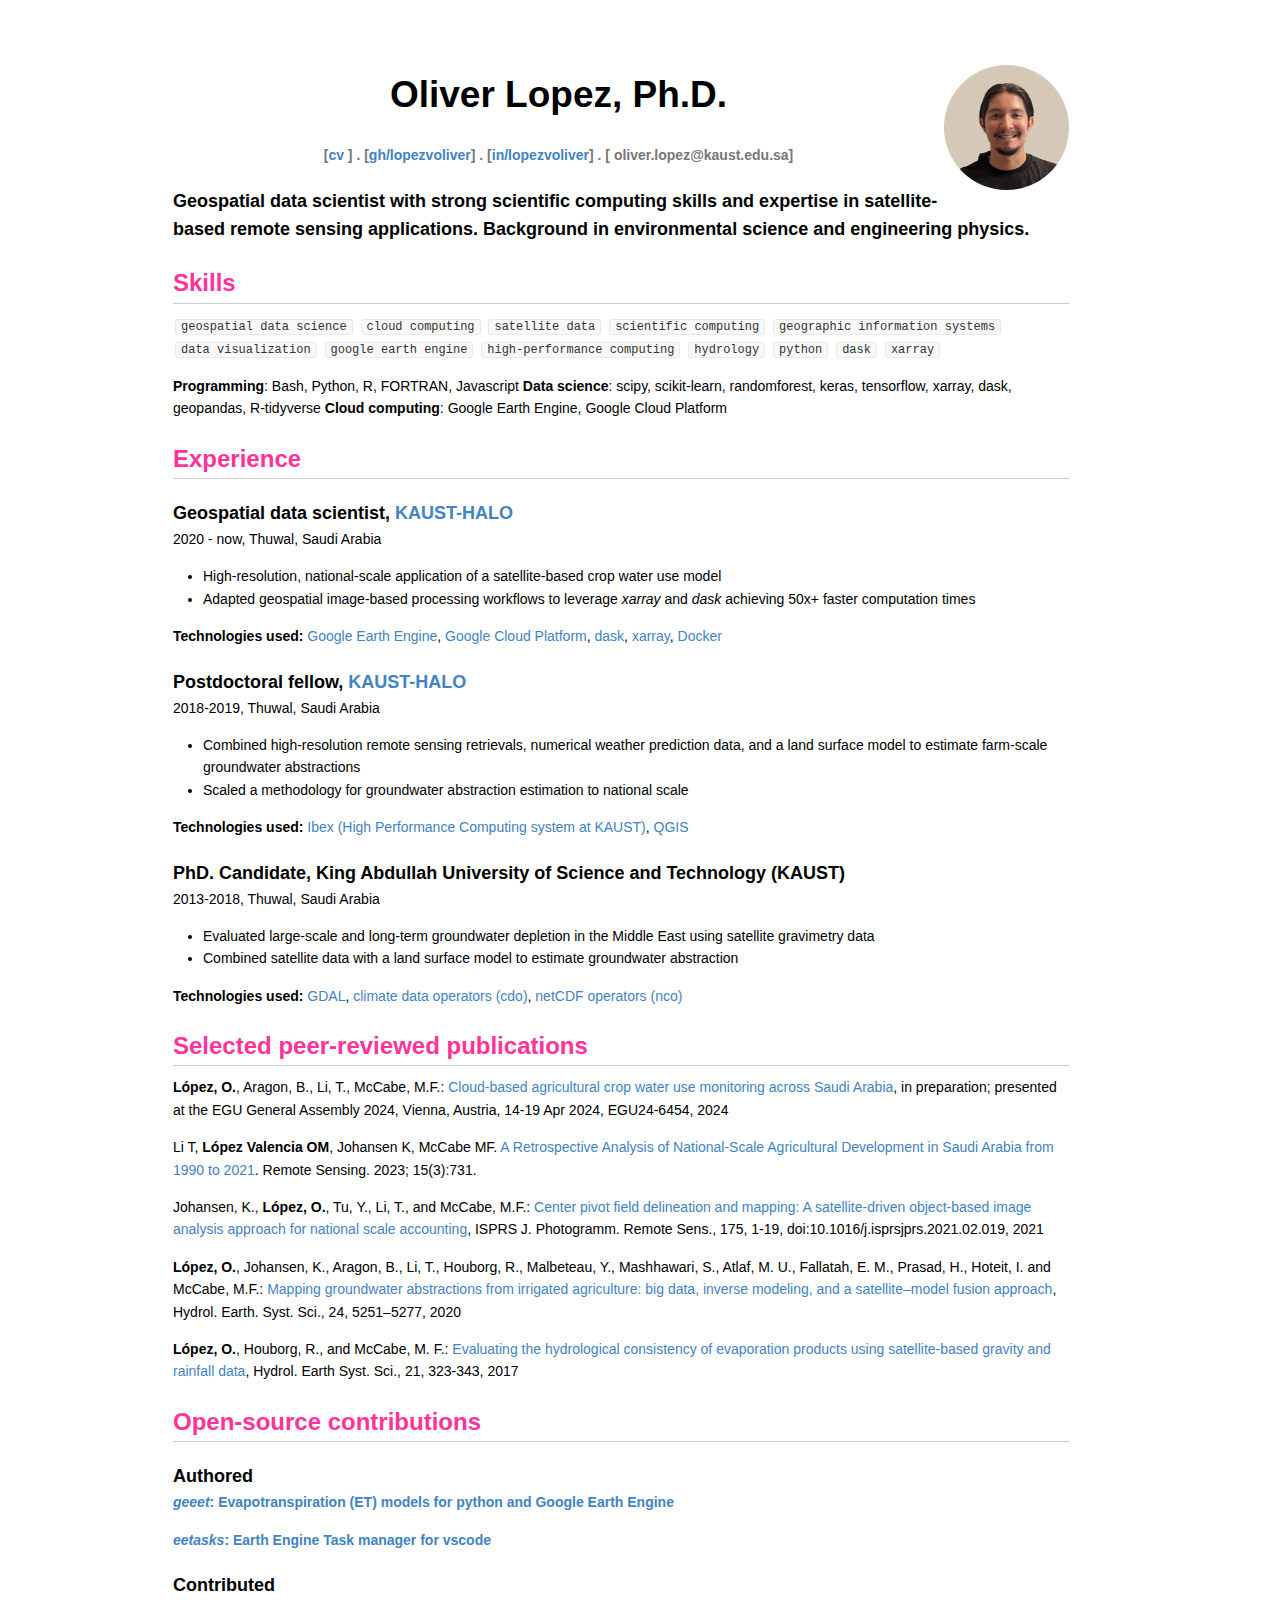
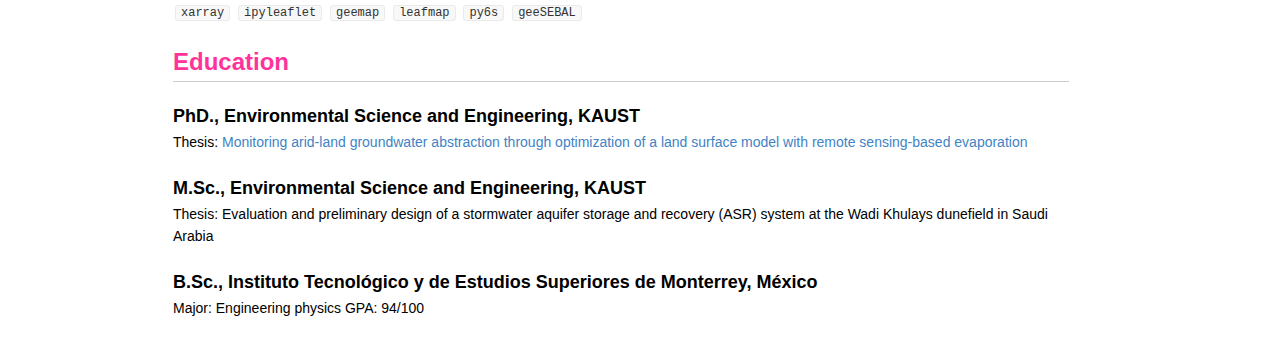
<file: index.html>
<!DOCTYPE html>
<html xmlns="http://www.w3.org/1999/xhtml" lang="" xml:lang="">
<head>
  <meta charset="utf-8" />
  <meta name="generator" content="pandoc" />
  <meta name="viewport" content="width=device-width, initial-scale=1.0, user-scalable=yes" />
  <meta name="author" content="Oliver Lopez" />
  <meta name="keywords" content="geospatial, data science, remote
sensing, satellite data" />
  <meta name="description" content="Oliver Lopez CV | Geospatial data
scientist" />
  <title> Oliver Lopez, Ph.D.</title>
  <style>
    code{white-space: pre-wrap;}
    span.smallcaps{font-variant: small-caps;}
    div.columns{display: flex; gap: min(4vw, 1.5em);}
    div.column{flex: auto; overflow-x: auto;}
    div.hanging-indent{margin-left: 1.5em; text-indent: -1.5em;}
    ul.task-list{list-style: none;}
    ul.task-list li input[type="checkbox"] {
      width: 0.8em;
      margin: 0 0.8em 0.2em -1.6em;
      vertical-align: middle;
    }
    .display.math{display: block; text-align: center; margin: 0.5rem auto;}
  </style>
  <link rel="stylesheet" href="resume-stylesheet.css" />
  <!--[if lt IE 9]>
    <script src="//cdnjs.cloudflare.com/ajax/libs/html5shiv/3.7.3/html5shiv-printshiv.min.js"></script>
  <![endif]-->
</head>
<body>
<header id="title-block-header">
<h1 class="title"><img class="img-circle" src="oliver.jpg" width="125" height="125">
Oliver Lopez, Ph.D.</h1>
<p class="author">Oliver Lopez</p>
</header>
<h6
id="cv-.-ghlopezvoliver-.-inlopezvoliver-.-oliver.lopezkaust.edu.sa">[<a
href="https://lopezvoliver.github.io/lopezvoliver-cv.pdf">cv
</a>] . [<a href="https://github.com/lopezvoliver">gh/lopezvoliver</a>]
. [<a
href="https://www.linkedin.com/in/lopezvoliver/">in/lopezvoliver</a>] .
[ oliver.lopez@kaust.edu.sa]</h6>
<h3
id="geospatial-data-scientist-with-strong-scientific-computing-skills-and-expertise-in-satellite-based-remote-sensing-applications.-background-in-environmental-science-and-engineering-physics.">Geospatial
data scientist with strong scientific computing skills and expertise in
satellite-based remote sensing applications. Background in environmental
science and engineering physics.</h3>
<h2 id="skills">Skills</h2>
<p><code>geospatial data science</code> <code>cloud computing</code>
<code>satellite data</code> <code>scientific computing</code>
<code>geographic information systems</code>
<code>data visualization</code> <code>google earth engine</code>
<code>high-performance computing</code> <code>hydrology</code>
<code>python</code> <code>dask</code> <code>xarray</code></p>
<p><strong>Programming</strong>: Bash, Python, R, FORTRAN, Javascript
<strong>Data science</strong>: scipy, scikit-learn, randomforest, keras,
tensorflow, xarray, dask, geopandas, R-tidyverse <strong>Cloud
computing</strong>: Google Earth Engine, Google Cloud Platform</p>
<h2 id="experience">Experience</h2>
<h3 id="geospatial-data-scientist-kaust-halo">Geospatial data scientist,
<a href="https://github.com/kaust-halo">KAUST-HALO</a></h3>
<p>2020 - now, Thuwal, Saudi Arabia</p>
<ul>
<li>High-resolution, national-scale application of a satellite-based
crop water use model</li>
<li>Adapted geospatial image-based processing workflows to leverage
<em>xarray</em> and <em>dask</em> achieving 50x+ faster computation
times</li>
</ul>
<p><strong>Technologies used:</strong> <a
href="https://earthengine.google.com/">Google Earth Engine</a>, <a
href="https://cloud.google.com">Google Cloud Platform</a>, <a
href="https://www.dask.org/">dask</a>, <a
href="https://xarray.dev/">xarray</a>, <a
href="https://www.docker.com/">Docker</a></p>
<h3 id="postdoctoral-fellow-kaust-halo">Postdoctoral fellow, <a
href="https://github.com/kaust-halo">KAUST-HALO</a></h3>
<p>2018-2019, Thuwal, Saudi Arabia</p>
<ul>
<li>Combined high-resolution remote sensing retrievals, numerical
weather prediction data, and a land surface model to estimate farm-scale
groundwater abstractions</li>
<li>Scaled a methodology for groundwater abstraction estimation to
national scale</li>
</ul>
<p><strong>Technologies used:</strong> <a
href="https://docs.hpc.kaust.edu.sa/systems/ibex/index.html">Ibex (High
Performance Computing system at KAUST)</a>, <a
href="https://www.qgis.org/en/site/">QGIS</a></p>
<h3
id="phd.-candidate-king-abdullah-university-of-science-and-technology-kaust">PhD.
Candidate, King Abdullah University of Science and Technology
(KAUST)</h3>
<p>2013-2018, Thuwal, Saudi Arabia</p>
<ul>
<li>Evaluated large-scale and long-term groundwater depletion in the
Middle East using satellite gravimetry data</li>
<li>Combined satellite data with a land surface model to estimate
groundwater abstraction</li>
</ul>
<p><strong>Technologies used:</strong> <a
href="https://gdal.org/index.html">GDAL</a>, <a
href="https://code.mpimet.mpg.de/projects/cdo">climate data operators
(cdo)</a>, <a href="https://nco.sourceforge.net/">netCDF operators
(nco)</a></p>
<h2 id="selected-peer-reviewed-publications">Selected peer-reviewed
publications</h2>
<p><strong>López, O.</strong>, Aragon, B., Li, T., McCabe, M.F.: <a
href="https://doi.org/10.5194/egusphere-egu24-6454">Cloud-based
agricultural crop water use monitoring across Saudi Arabia</a>, in
preparation; presented at the EGU General Assembly 2024, Vienna,
Austria, 14-19 Apr 2024, EGU24-6454, 2024</p>
<p>Li T, <strong>López Valencia OM</strong>, Johansen K, McCabe MF. <a
href="https://doi.org/10.3390/rs15030731">A Retrospective Analysis of
National-Scale Agricultural Development in Saudi Arabia from 1990 to
2021</a>. Remote Sensing. 2023; 15(3):731.</p>
<p>Johansen, K., <strong>López, O.</strong>, Tu, Y., Li, T., and McCabe,
M.F.: <a href="https://doi.org/10.1016/j.isprsjprs.2021.02.019">Center
pivot field delineation and mapping: A satellite-driven object-based
image analysis approach for national scale accounting</a>, ISPRS J.
Photogramm. Remote Sens., 175, 1-19,
doi:10.1016/j.isprsjprs.2021.02.019, 2021</p>
<p><strong>López, O.</strong>, Johansen, K., Aragon, B., Li, T.,
Houborg, R., Malbeteau, Y., Mashhawari, S., Atlaf, M. U., Fallatah, E.
M., Prasad, H., Hoteit, I. and McCabe, M.F.: <a
href="https://doi.org/10.5194/hess-24-5251-2020">Mapping groundwater
abstractions from irrigated agriculture: big data, inverse modeling, and
a satellite–model fusion approach</a>, Hydrol. Earth. Syst. Sci., 24,
5251–5277, 2020</p>
<p><strong>López, O.</strong>, Houborg, R., and McCabe, M. F.: <a
href="http://www.hydrol-earth-syst-sci.net/21/323/2017/">Evaluating the
hydrological consistency of evaporation products using satellite-based
gravity and rainfall data</a>, Hydrol. Earth Syst. Sci., 21, 323-343,
2017</p>
<h2 id="open-source-contributions">Open-source contributions</h2>
<h3 id="authored">Authored</h3>
<p><strong><a href="http://github.com/kaust-halo/geeet"><em>geeet</em>:
Evapotranspiration (ET) models for python and Google Earth
Engine</a></strong></p>
<p><strong><a
href="https://marketplace.visualstudio.com/items?itemName=gee-community.eetasks"><em>eetasks</em>:
Earth Engine Task manager for vscode</a></strong></p>
<h3 id="contributed">Contributed</h3>
<p><a
href="https://github.com/pydata/xarray/releases/tag/v2022.09.0"><code>xarray</code></a>
<a
href="https://github.com/jupyter-widgets/ipyleaflet/releases/tag/0.19.2"><code>ipyleaflet</code></a>
<a
href="https://github.com/gee-community/geemap/releases/tag/v0.8.12"><code>geemap</code></a>
<a
href="https://github.com/opengeos/leafmap/releases/tag/v0.31.2"><code>leafmap</code></a>
<a href="https://github.com/robintw/Py6S/pull/94"><code>py6s</code></a>
<a
href="https://github.com/gee-hydro/geeSEBAL/pull/1"><code>geeSEBAL</code></a></p>
<h2 id="education">Education</h2>
<h3 id="phd.-environmental-science-and-engineering-kaust">PhD.,
Environmental Science and Engineering, KAUST</h3>
<p>Thesis: <a
href="https://repository.kaust.edu.sa/handle/10754/627141">Monitoring
arid-land groundwater abstraction through optimization of a land surface
model with remote sensing-based evaporation</a></p>
<h3 id="m.sc.-environmental-science-and-engineering-kaust">M.Sc.,
Environmental Science and Engineering, KAUST</h3>
<p>Thesis: Evaluation and preliminary design of a stormwater aquifer
storage and recovery (ASR) system at the Wadi Khulays dunefield in Saudi
Arabia</p>
<h3
id="b.sc.-instituto-tecnológico-y-de-estudios-superiores-de-monterrey-méxico">B.Sc.,
Instituto Tecnológico y de Estudios Superiores de Monterrey, México</h3>
<p>Major: Engineering physics GPA: 94/100</p>
</body>
</html>
</file>
<file: resume-stylesheet.css>
/*! normalize.css v2.1.3 | MIT License | git.io/normalize */

/* ==========================================================================
   HTML5 display definitions
   ========================================================================== */

/**
 * Correct `block` display not defined in IE 8/9.
 */

article,
aside,
details,
figcaption,
figure,
footer,
header,
hgroup,
main,
nav,
section,
summary {
    display: block;
}

/**
 * Correct `inline-block` display not defined in IE 8/9.
 */

audio,
canvas,
video {
    display: inline-block;
}

/**
 * Prevent modern browsers from displaying `audio` without controls.
 * Remove excess height in iOS 5 devices.
 */

audio:not([controls]) {
    display: none;
    height: 0;
}

/**
 * Address `[hidden]` styling not present in IE 8/9.
 * Hide the `template` element in IE, Safari, and Firefox < 22.
 */

[hidden],
template {
    display: none;
}

/* ==========================================================================
   Base
   ========================================================================== */

/**
 * 1. Set default font family to sans-serif.
 * 2. Prevent iOS text size adjust after orientation change, without disabling
 *    user zoom.
 */

html {
    font-family: sans-serif;
    /* 1 */
    -ms-text-size-adjust: 100%;
    /* 2 */
    -webkit-text-size-adjust: 100%;
    /* 2 */
}

/**
 * Remove default margin.
 */

body {
    margin: 0;
}

/* ==========================================================================
   Links
   ========================================================================== */

/**
 * Remove the gray background color from active links in IE 10.
 */

a {
    background: transparent;
}

/**
 * Address `outline` inconsistency between Chrome and other browsers.
 */

a:focus {
    outline: thin dotted;
}

/**
 * Improve readability when focused and also mouse hovered in all browsers.
 */

a:active,
a:hover {
    outline: 0;
}

/* ==========================================================================
   Typography
   ========================================================================== */

/**
 * Address variable `h1` font-size and margin within `section` and `article`
 * contexts in Firefox 4+, Safari 5, and Chrome.
 */

h1 {
    font-size: 2em;
    margin: 0.67em 0;
}

/**
 * Address styling not present in IE 8/9, Safari 5, and Chrome.
 */

abbr[title] {
    border-bottom: 1px dotted;
}

/**
 * Address style set to `bolder` in Firefox 4+, Safari 5, and Chrome.
 */

b,
strong {
    font-weight: bold;
}

/**
 * Address styling not present in Safari 5 and Chrome.
 */

dfn {
    font-style: italic;
}

/**
 * Address differences between Firefox and other browsers.
 */

hr {
    -moz-box-sizing: content-box;
    box-sizing: content-box;
    height: 0;
}

/**
 * Address styling not present in IE 8/9.
 */

mark {
    background: #ff0;
    color: #000;
}

/**
 * Correct font family set oddly in Safari 5 and Chrome.
 */

code,
kbd,
pre,
samp {
    font-family: monospace, serif;
    font-size: 1em;
}

/**
 * Improve readability of pre-formatted text in all browsers.
 */

pre {
    white-space: pre-wrap;
}

/**
 * Set consistent quote types.
 */

q {
    quotes: "\201C""\201D""\2018""\2019";
}

/**
 * Address inconsistent and variable font size in all browsers.
 */

small {
    font-size: 80%;
}

/**
 * Prevent `sub` and `sup` affecting `line-height` in all browsers.
 */

sub,
sup {
    font-size: 75%;
    line-height: 0;
    position: relative;
    vertical-align: baseline;
}

sup {
    top: -0.5em;
}

sub {
    bottom: -0.25em;
}

/* ==========================================================================
   Embedded content
   ========================================================================== */

/**
 * Remove border when inside `a` element in IE 8/9.
 */

img {
    border: 0;
}

/**
 * Correct overflow displayed oddly in IE 9.
 */

svg:not(:root) {
    overflow: hidden;
}

/* ==========================================================================
   Figures
   ========================================================================== */

/**
 * Address margin not present in IE 8/9 and Safari 5.
 */

figure {
    margin: 0;
}

/* ==========================================================================
   Forms
   ========================================================================== */

/**
 * Define consistent border, margin, and padding.
 */

fieldset {
    border: 1px solid #c0c0c0;
    margin: 0 2px;
    padding: 0.35em 0.625em 0.75em;
}

/**
 * 1. Correct `color` not being inherited in IE 8/9.
 * 2. Remove padding so people aren't caught out if they zero out fieldsets.
 */

legend {
    border: 0;
    /* 1 */
    padding: 0;
    /* 2 */
}

/**
 * 1. Correct font family not being inherited in all browsers.
 * 2. Correct font size not being inherited in all browsers.
 * 3. Address margins set differently in Firefox 4+, Safari 5, and Chrome.
 */

button,
input,
select,
textarea {
    font-family: inherit;
    /* 1 */
    font-size: 100%;
    /* 2 */
    margin: 0;
    /* 3 */
}

/**
 * Address Firefox 4+ setting `line-height` on `input` using `!important` in
 * the UA stylesheet.
 */

button,
input {
    line-height: normal;
}

/**
 * Address inconsistent `text-transform` inheritance for `button` and `select`.
 * All other form control elements do not inherit `text-transform` values.
 * Correct `button` style inheritance in Chrome, Safari 5+, and IE 8+.
 * Correct `select` style inheritance in Firefox 4+ and Opera.
 */

button,
select {
    text-transform: none;
}

/**
 * 1. Avoid the WebKit bug in Android 4.0.* where (2) destroys native `audio`
 *    and `video` controls.
 * 2. Correct inability to style clickable `input` types in iOS.
 * 3. Improve usability and consistency of cursor style between image-type
 *    `input` and others.
 */

button,
html input[type="button"],
/* 1 */
input[type="reset"],
input[type="submit"] {
    -webkit-appearance: button;
    /* 2 */
    cursor: pointer;
    /* 3 */
}

/**
 * Re-set default cursor for disabled elements.
 */

button[disabled],
html input[disabled] {
    cursor: default;
}

/**
 * 1. Address box sizing set to `content-box` in IE 8/9/10.
 * 2. Remove excess padding in IE 8/9/10.
 */

input[type="checkbox"],
input[type="radio"] {
    box-sizing: border-box;
    /* 1 */
    padding: 0;
    /* 2 */
}

/**
 * 1. Address `appearance` set to `searchfield` in Safari 5 and Chrome.
 * 2. Address `box-sizing` set to `border-box` in Safari 5 and Chrome
 *    (include `-moz` to future-proof).
 */

input[type="search"] {
    -webkit-appearance: textfield;
    /* 1 */
    -moz-box-sizing: content-box;
    -webkit-box-sizing: content-box;
    /* 2 */
    box-sizing: content-box;
}

/**
 * Remove inner padding and search cancel button in Safari 5 and Chrome
 * on OS X.
 */

input[type="search"]::-webkit-search-cancel-button,
input[type="search"]::-webkit-search-decoration {
    -webkit-appearance: none;
}

/**
 * Remove inner padding and border in Firefox 4+.
 */

button::-moz-focus-inner,
input::-moz-focus-inner {
    border: 0;
    padding: 0;
}

/**
 * 1. Remove default vertical scrollbar in IE 8/9.
 * 2. Improve readability and alignment in all browsers.
 */

textarea {
    overflow: auto;
    /* 1 */
    vertical-align: top;
    /* 2 */
}

/* ==========================================================================
   Tables
   ========================================================================== */

/**
 * Remove most spacing between table cells.
 */

table {
    border-collapse: collapse;
    border-spacing: 0;
}

.go-top {
    position: fixed;
    bottom: 2em;
    right: 2em;
    text-decoration: none;
    background-color: #E0E0E0;
    font-size: 12px;
    padding: 1em;
    display: inline;
}

/* Github css */


@font-face {
    font-family: 'Roboto';
    font-style: normal;
    font-weight: 100;
    src: local('Roboto Thin'), local('Roboto-Thin'), url(http://themes.googleusercontent.com/static/fonts/roboto/v10/vzIUHo9z-oJ4WgkpPOtg1_esZW2xOQ-xsNqO47m55DA.woff) format('woff');
}


html,
body {
    margin: auto;
    padding-right: 1em;
    padding-left: 1em;
    max-width: 64em;
    color: black;
}

*:not('#mkdbuttons') {
    margin: 0;
    padding: 0
}

body {
    font: 13.34pxHelvetica;
    -webkit-font-smoothing: subpixel-antialiased;
    line-height: 1.4;
    padding: 3px;
    background: #fff;
    border-radius: 3px;
    -moz-border-radius: 3px;
    -webkit-border-radius: 3px
}

p {
    margin: 1em 0
}

a {
    color: #4183c4;
    text-decoration: none
}

body {
    background-color: #fff;
    padding: 30px;
    margin: 15px;
    font-size: 14px;
    line-height: 1.6
}

body>*:first-child {
    margin-top: 0 !important
}

body>*:last-child {
    margin-bottom: 0 !important
}

@media screen {
    body {
        box-shadow: none
    }
}

h1,
h2,
h3,
h4,
h5,
h6 {
    margin: 20px 0 10px;
    padding: 0;
    font-weight: bold;
    -webkit-font-smoothing: subpixel-antialiased;
    cursor: text
}

h1 {
    font-size: 37px;
    color: #000;
    text-align: center
}

h2 {
    font-size: 24px;
    border-bottom: 1px solid #ccc;
    color: #f39
}

h3 {
    font-size: 18px;
    color: #333
    -webkit-margin-before: 0.01em;
    -webkit-margin-after: 0.01em;
}

h4 {
    font-size: 16px;
    color: #333;
    text-align: center;
    -webkit-margin-before: 0.02em;
    -webkit-margin-after: 0.02em;
}

h5 {
    font-size: 14px;
    color: #333;
    text-align: center
}

h6 {
    color: #777;
    font-size: 14px;
    text-align: center
}

p,
blockquote,
table,
pre {
    margin: 15px 0
}

ul {
    padding-left: 30px
}

ol {
    padding-left: 30px
}

ol li ul:first-of-type {
    margin-top: 0
}

hr {
    background: transparent url([data-uri]) repeat-x 0 0;
    border: 0 none;
    color: #ccc;
    height: 4px;
    padding: 0
}

body>h2:first-child {
    margin-top: 0;
    padding-top: 0
}

body>h1:first-child {
    margin-top: 0;
    padding-top: 0
}

body>h1:first-child+h2 {
    margin-top: 0;
    padding-top: 0
}

body>h3:first-child,
body>h4:first-child,
body>h5:first-child,
body>h6:first-child {
    margin-top: 0;
    padding-top: 0
}

a:first-child h1,
a:first-child h2,
a:first-child h3,
a:first-child h4,
a:first-child h5,
a:first-child h6 {
    margin-top: 0;
    padding-top: 0
}

h1+p,
h2+p,
h3+p,
h4+p,
h5+p,
h6+p,
ul li>:first-child,
ol li>:first-child {
    margin-top: 0
}

dl {
    padding: 0
}

dl dt {
    font-size: 14px;
    font-weight: bold;
    font-style: italic;
    padding: 0;
    margin: 15px 0 5px
}

dl dt:first-child {
    padding: 0
}

dl dt>:first-child {
    margin-top: 0
}

dl dt>:last-child {
    margin-bottom: 0
}

dl dd {
    margin: 0 0 15px;
    padding: 0 15px
}

dl dd>:first-child {
    margin-top: 0
}

dl dd>:last-child {
    margin-bottom: 0
}

blockquote {
    border-left: 4px solid #DDD;
    padding: 0 15px;
    color: #777
}

blockquote>:first-child {
    margin-top: 0
}

blockquote>:last-child {
    margin-bottom: 0
}

table {
    border-collapse: collapse;
    border-spacing: 0;
    font-size: 100%;
    font: inherit
}

table th {
    font-weight: bold;
    border: 1px solid #ccc;
    padding: 6px 13px
}

table td {
    border: 1px solid #ccc;
    padding: 6px 13px
}

table tr {
    border-top: 1px solid #ccc;
    background-color: #fff
}

table tr:nth-child(2n) {
    background-color: #f8f8f8
}

img {
    max-width: 100%
}

code,
tt {
    margin: 0 2px;
    padding: 0 5px;
    white-space: nowrap;
    border: 1px solid #eaeaea;
    background-color: #f8f8f8;
    border-radius: 3px;
    font-family: Consolas, 'Liberation Mono', Courier, monospace;
    font-size: 12px;
    color: #333
}

pre>code {
    margin: 0;
    padding: 0;
    white-space: pre;
    border: 0;
    background: transparent
}

.highlight pre {
    background-color: #f8f8f8;
    border: 1px solid #ccc;
    font-size: 13px;
    line-height: 19px;
    overflow: auto;
    padding: 6px 10px;
    border-radius: 3px
}

pre {
    background-color: #f8f8f8;
    border: 1px solid #ccc;
    font-size: 13px;
    line-height: 19px;
    overflow: auto;
    padding: 6px 10px;
    border-radius: 3px
}

pre code,
pre tt {
    background-color: transparent;
    border: 0
}

.poetry pre {
    font-family: Georgia, Garamond, serif !important;
    font-style: italic;
    font-size: 110% !important;
    line-height: 1.6em;
    display: block;
    margin-left: 1em
}

.poetry pre code {
    font-family: Georgia, Garamond, serif !important;
    word-break: break-all;
    word-break: break-word;
    -webkit-hyphens: auto;
    -moz-hyphens: auto;
    hyphens: auto;
    white-space: pre-wrap
}

sup,
sub,
a.footnote {
    font-size: 1.4ex;
    height: 0;
    line-height: 1;
    vertical-align: super;
    position: relative
}

sub {
    vertical-align: sub;
    top: -1px
}

@media print {
    body {
        background: #fff
    }

    img,
    pre,
    blockquote,
    table,
    figure {
        page-break-inside: avoid
    }

    body {
        background: #fff;
        border: 0
    }

    code {
        background-color: #fff;
        color: #333 !important;
        padding: 0 .2em;
        border: 1px solid #dedede
    }

    pre {
        background: #fff
    }

    pre code {
        background-color: white !important;
        overflow: visible
    }
}

@media screen {
    body.inverted {
        color: #eee !important;
        border-color: #555;
        box-shadow: none
    }

    .inverted body,
    .inverted hr .inverted p,
    .inverted td,
    .inverted li,
    .inverted h1,
    .inverted h2,
    .inverted h3,
    .inverted h4,
    .inverted h5,
    .inverted h6,
    .inverted th,
    .inverted .math,
    .inverted caption,
    .inverted dd,
    .inverted dt,
    .inverted blockquote {
        color: #eee !important;
        border-color: #555;
        box-shadow: none
    }

    .inverted td,
    .inverted th {
        background: #333
    }

    .inverted h2 {
        border-color: #555
    }

    .inverted hr {
        border-color: #777;
        border-width: 1px !important
    }

    ::selection {
        background: rgba(157, 193, 200, 0.5)
    }

    h1::selection {
        background-color: rgba(45, 156, 208, 0.3)
    }

    h2::selection {
        background-color: rgba(90, 182, 224, 0.3)
    }

    h3::selection,
    h4::selection,
    h5::selection,
    h6::selection,
    li::selection,
    ol::selection {
        background-color: rgba(133, 201, 232, 0.3)
    }

    code::selection {
        background-color: rgba(0, 0, 0, 0.7);
        color: #eee
    }

    code span::selection {
        background-color: rgba(0, 0, 0, 0.7) !important;
        color: #eee !important
    }

    a::selection {
        background-color: rgba(255, 230, 102, 0.2)
    }

    .inverted a::selection {
        background-color: rgba(255, 230, 102, 0.6)
    }

    td::selection,
    th::selection,
    caption::selection {
        background-color: rgba(180, 237, 95, 0.5)
    }

    .inverted {
        background: #0b2531;
        background: #252a2a
    }

    .inverted body {
        background: #252a2a
    }

    .inverted a {
        color: #acd1d5
    }
}

.highlight .c {
    color: #998;
    font-style: italic
}

.highlight .err {
    color: #a61717;
    background-color: #e3d2d2
}

.highlight .k,
.highlight .o {
    font-weight: bold
}

.highlight .cm {
    color: #998;
    font-style: italic
}

.highlight .cp {
    color: #999;
    font-weight: bold
}

.highlight .c1 {
    color: #998;
    font-style: italic
}

.highlight .cs {
    color: #999;
    font-weight: bold;
    font-style: italic
}

.highlight .gd {
    color: #000;
    background-color: #fdd
}

.highlight .gd .x {
    color: #000;
    background-color: #faa
}

.highlight .ge {
    font-style: italic
}

.highlight .gr {
    color: #a00
}

.highlight .gh {
    color: #999
}

.highlight .gi {
    color: #000;
    background-color: #dfd
}

.highlight .gi .x {
    color: #000;
    background-color: #afa
}

.highlight .go {
    color: #888
}

.highlight .gp {
    color: #555
}

.highlight .gs {
    font-weight: bold
}

.highlight .gu {
    color: #800080;
    font-weight: bold
}

.highlight .gt {
    color: #a00
}

.highlight .kc,
.highlight .kd,
.highlight .kn,
.highlight .kp,
.highlight .kr {
    font-weight: bold
}

.highlight .kt {
    color: #458;
    font-weight: bold
}

.highlight .m {
    color: #099
}

.highlight .s {
    color: #d14
}

.highlight .na {
    color: #008080
}

.highlight .nb {
    color: #0086b3
}

.highlight .nc {
    color: #458;
    font-weight: bold
}

.highlight .no {
    color: #008080
}

.highlight .ni {
    color: #800080
}

.highlight .ne,
.highlight .nf {
    color: #900;
    font-weight: bold
}

.highlight .nn {
    color: #555
}

.highlight .nt {
    color: #000080
}

.highlight .nv {
    color: #008080
}

.highlight .ow {
    font-weight: bold
}

.highlight .w {
    color: #bbb
}

.highlight .mf,
.highlight .mh,
.highlight .mi,
.highlight .mo {
    color: #099
}

.highlight .sb,
.highlight .sc,
.highlight .sd,
.highlight .s2,
.highlight .se,
.highlight .sh,
.highlight .si,
.highlight .sx {
    color: #d14
}

.highlight .sr {
    color: #009926
}

.highlight .s1 {
    color: #d14
}

.highlight .ss {
    color: #990073
}

.highlight .bp {
    color: #999
}

.highlight .vc,
.highlight .vg,
.highlight .vi {
    color: #008080
}

.highlight .il {
    color: #099
}

.highlight .gc {
    color: #999;
    background-color: #eaf2f5
}

.type-csharp .highlight .k,
.type-csharp .highlight .kt {
    color: #00F
}

.type-csharp .highlight .nf {
    color: #000;
    font-weight: normal
}

.type-csharp .highlight .nc {
    color: #2b91af
}

.type-csharp .highlight .nn {
    color: #000
}

.type-csharp .highlight .s,
.type-csharp .highlight .sc {
    color: #a31515
}

.author {
    display: none
}

.img-circle {
    border-radius: 50%;
	float:right
}
#headerPicture{
    float:left
}
</file>
